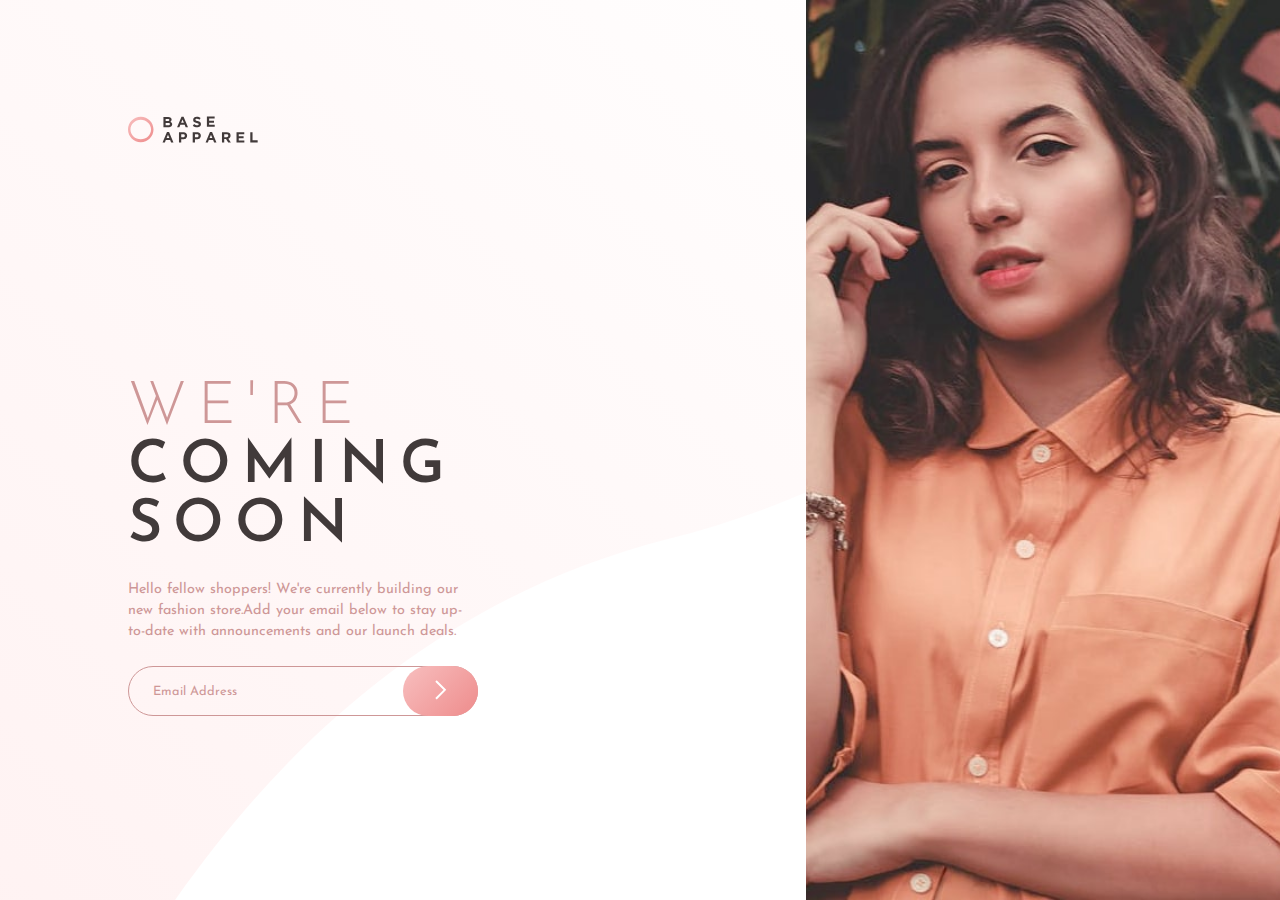
<file: index.html>
<!DOCTYPE html>
<html lang="en">
<head>
  <meta charset="UTF-8">
  <meta name="viewport" content="width=device-width, initial-scale=1.0">
  <!-- Favicon -->
  <link rel="icon" type="image/png" sizes="32x32" href="../images/favicon-32x32.png">
  <!-- Link Css -->
  <link rel="stylesheet" href="src/css/landscape.css">
  <!-- Link Js -->
  <script src="./src/js/index.js" defer></script>
  <title>Frontend Mentor | Base Apparel coming soon page</title>
</head>
<body>
  <main class="main">
    <section class="section-content">
      <header class="header">
        <img src="./images/logo.svg" alt="Base Apparel Logo" class="logo">
      </header>
      <section class="section-image-mobile">
        <img src="./images/hero-mobile.jpg" alt="Image Woman" class="image-woman">
      </section>
      <section class="section-form">
        <h1 class="title">We're <br><span>coming <br> soon</span></h1>
        <p class="description">Hello fellow shoppers! We're currently building our new fashion store.Add your email below to stay up-to-date with announcements and our launch deals.</p>
        <form>
          <input type="text" name="" id="input-email" placeholder="Email Address">
          <button type="submit" class="button"><img src="./images/icon-arrow.svg" alt="Icon Arrow" class="icon-arrow"></button>
          <img src="./images/icon-error.svg" alt="" class="icon-error">
          <div class="error">Please provide a valid email</div>
        </form>
      </section>
    </section>
    <section class="section-image-desktop">
      <img src="./images/hero-desktop.jpg" alt="Image Woman" class="image-woman">
    </section>
  </main>
</body>
</html>
</file>
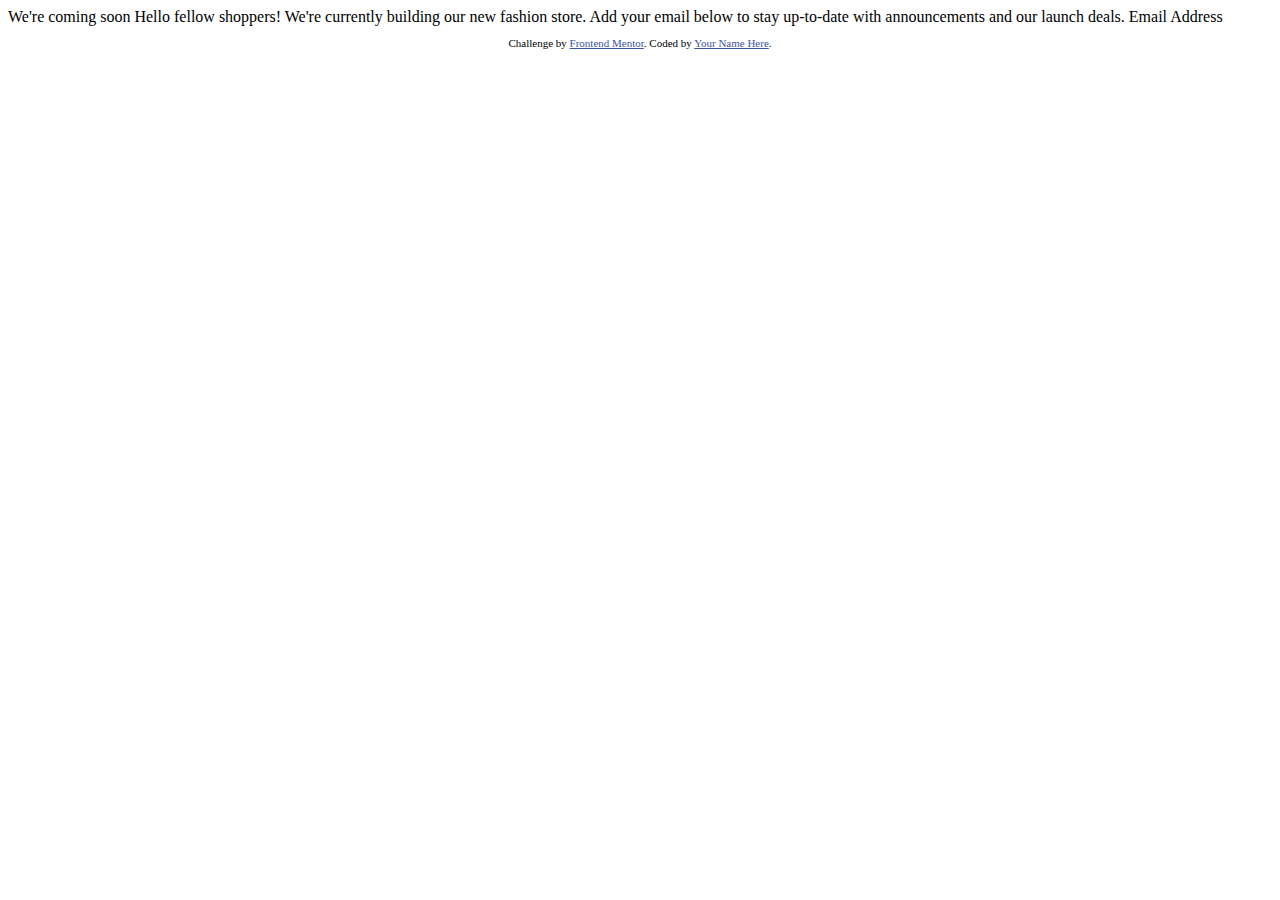
<file: src/index.html>
<!DOCTYPE html>
<html lang="en">
<head>
  <meta charset="UTF-8">
  <meta name="viewport" content="width=device-width, initial-scale=1.0"> <!-- displays site properly based on user's device -->

  <link rel="icon" type="image/png" sizes="32x32" href="../images/favicon-32x32.png">
  
  <title>Frontend Mentor | Base Apparel coming soon page</title>

  <!-- Feel free to remove these styles or customise in your own stylesheet 👍 -->
  <style>
    .attribution { font-size: 11px; text-align: center; }
    .attribution a { color: hsl(228, 45%, 44%); }
  </style>
</head>
<body>

  We're coming soon

  Hello fellow shoppers! We're currently building our new fashion store. 
  Add your email below to stay up-to-date with announcements and our launch deals.

  Email Address
  
  <footer>
    <p class="attribution">
      Challenge by <a href="https://www.frontendmentor.io?ref=challenge" target="_blank">Frontend Mentor</a>. 
      Coded by <a href="#">Your Name Here</a>.
    </p>
  </footer>
</body>
</html>
</file>
<file: src/css/landscape.css>
@import"https://fonts.googleapis.com/css2?family=Josefin+Sans:wght@300;400;600&display=swap";*{margin:0;padding:0;box-sizing:border-box;font-family:"Josefin Sans",sans-serif}html{font-size:16px}body{width:100vw;height:100vh;overflow-x:hidden}.main{width:100%;height:100%;display:grid;grid-template-columns:1fr .7fr;padding-left:10%;background:url("../../images/bg-pattern-desktop.svg");background-size:cover;background-position:top left}.section-content{height:100%;display:flex;flex-direction:column;justify-content:space-evenly;grid-area:1/1/2/2}.header .logo{width:130px}.section-form{display:flex;flex-direction:column;gap:1.5rem;margin-bottom:10%}.section-form .title{font-weight:300;color:#ce9797;text-transform:uppercase;letter-spacing:.7rem}.section-form .title span{font-weight:600;color:#413a3a}.section-form :where(.title,.title span){font-size:3.7rem}.section-form .description{width:350px;font-size:.9rem;font-weight:400;color:#ce9797;line-height:1.3rem}.section-form form{margin-inline:auto;width:100%}.section-form input{position:relative;width:350px;height:50px;border-radius:100px;border:1px solid #ce9797;background:rgba(0,0,0,0);padding-left:1.5rem}.section-form input:focus-visible{outline-color:#f96262}.section-form ::placeholder{font-size:.8rem;color:#ce9797}.section-form :where(.button,.icon-error){position:absolute}.section-form .button{height:50px;width:75px;border:none;border-radius:100px;background-image:linear-gradient(135deg, hsl(0, 80%, 86%), hsl(0, 74%, 74%));transform:translateX(-100%);cursor:pointer}.section-form .button:hover{background-image:linear-gradient(135deg, hsl(0, 80%, 86%), hsl(0, 80%, 86%));box-shadow:0px 10px 15px #f1cbcb}.section-form .icon-error{display:none;transform:translateX(-500%) translateY(50%)}.section-form .error{display:none;font-size:.8rem;color:#f96262;padding-left:1.5rem;margin-block:.8rem;text-align:start}:where(.section-image-desktop,.section-image-mobile){position:relative}:where(.section-image-desktop,.section-image-mobile) .image-woman{position:absolute;display:none;width:0;height:0;object-position:top center;object-fit:cover;left:-3000000px}:where(.section-image-desktop,.section-image-mobile) .switchImage{top:0;left:0;display:block;width:100%}.section-image-desktop{grid-area:1/2/2/4}.section-image-desktop .switchImage{height:100%}.attribution{font-size:11px;text-align:center}.attribution a{color:#3e52a3}@media(max-width: 1150px){.header .logo{width:115px}.section-form :where(.title,.title span){font-size:3.4rem}}@media(max-width: 1024px){.main{grid-template-columns:1fr .9fr;padding-left:5%}.section-form :where(.title,.title span){font-size:3rem}.section-form .description{font-size:.8rem}}@media(orientation: portrait){body{height:auto;min-height:100vh}.main{min-height:inherit;grid-template-columns:1fr;padding-left:0}.section-content{max-width:800px;width:80%;height:auto;margin-inline:auto;align-items:center;text-align:center;padding-block:3.5rem;gap:2.8rem}.header{align-self:flex-start}.header .logo{width:120px}.section-image-mobile{width:100%;height:auto}.section-image-mobile .image-woman{position:inherit;height:auto}.section-form{gap:1.9rem}.section-form :where(.title,.title span){font-size:3.9rem}.section-form :where(.title,.title span,.description){text-align:center}.section-form .description{font-size:.9rem}}@media(max-width: 768px){body{height:auto;min-height:100vh}.main{min-height:inherit;grid-template-columns:1fr;padding-left:0}.section-content{width:80%;height:auto;margin-inline:auto;align-items:center;text-align:center;padding-block:3.5rem;gap:2.8rem}.header{align-self:flex-start}.header .logo{width:120px}.section-image-mobile{width:100%;height:auto}.section-image-mobile .image-woman{position:inherit;height:auto}.section-form{gap:1.5rem}.section-form :where(.title,.title span){font-size:3.3rem}.section-form :where(.title,.title span,.description){text-align:center}}@media(max-width: 568px){.section-content{width:100%}.header{margin-left:10%}.header .logo{width:100px}.section-form :where(.title,.title span){font-size:2.8rem}}@media(max-width: 375px){.section-content{gap:2rem}.header .logo{width:90px}.section-form :where(.title,.title span){font-size:2.3rem}.section-form .description{font-size:.7rem;margin-inline:auto;width:80%}.section-form input{width:80%}.section-form button{width:65px}.section-form .error{margin-inline:auto;width:80%}}/*# sourceMappingURL=landscape.css.map */
</file>
